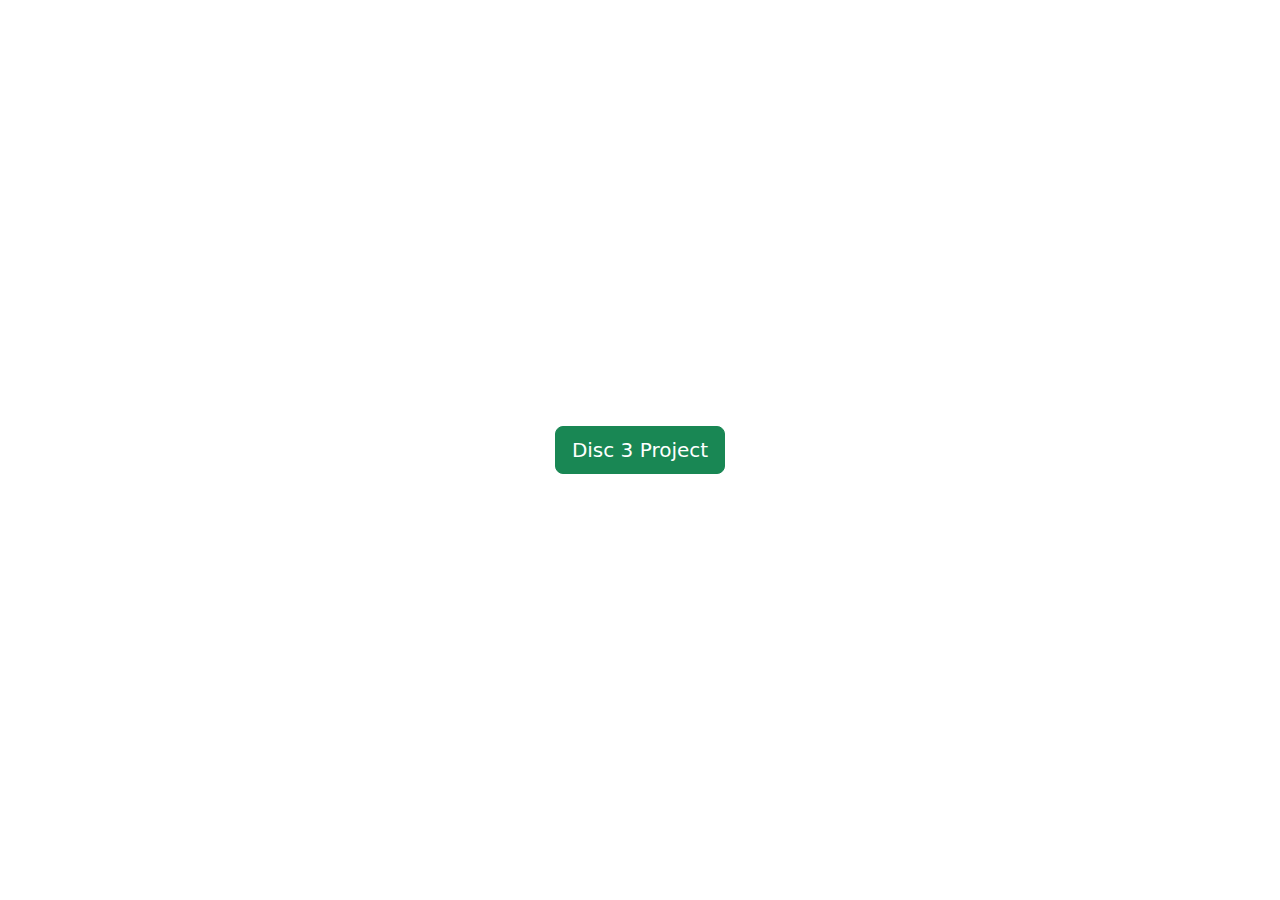
<file: index.html>
<!DOCTYPE html>
<html lang="en">
<head>
    <meta charset="UTF-8">
    <meta name="viewport" content="width=device-width, initial-scale=1.0">
    <title>Harry Potter - 1</title>

    <link rel="stylesheet" href="dis_3_project/util.css">

    <link href="https://cdn.jsdelivr.net/npm/bootstrap@5.3.3/dist/css/bootstrap.min.css" rel="stylesheet" integrity="sha384-QWTKZyjpPEjISv5WaRU9OFeRpok6YctnYmDr5pNlyT2bRjXh0JMhjY6hW+ALEwIH" crossorigin="anonymous">
    <script defer src="https://cdn.jsdelivr.net/npm/bootstrap@5.3.3/dist/js/bootstrap.bundle.min.js" integrity="sha384-YvpcrYf0tY3lHB60NNkmXc5s9fDVZLESaAA55NDzOxhy9GkcIdslK1eN7N6jIeHz" crossorigin="anonymous"></script>

</head>


<body>
    <div class="vh-100 df jcc aic">
        <a href="dis_3_project/index.html" class="btn btn-lg btn-success">Disc 3 Project</a>
    </div>
</body>
</file>
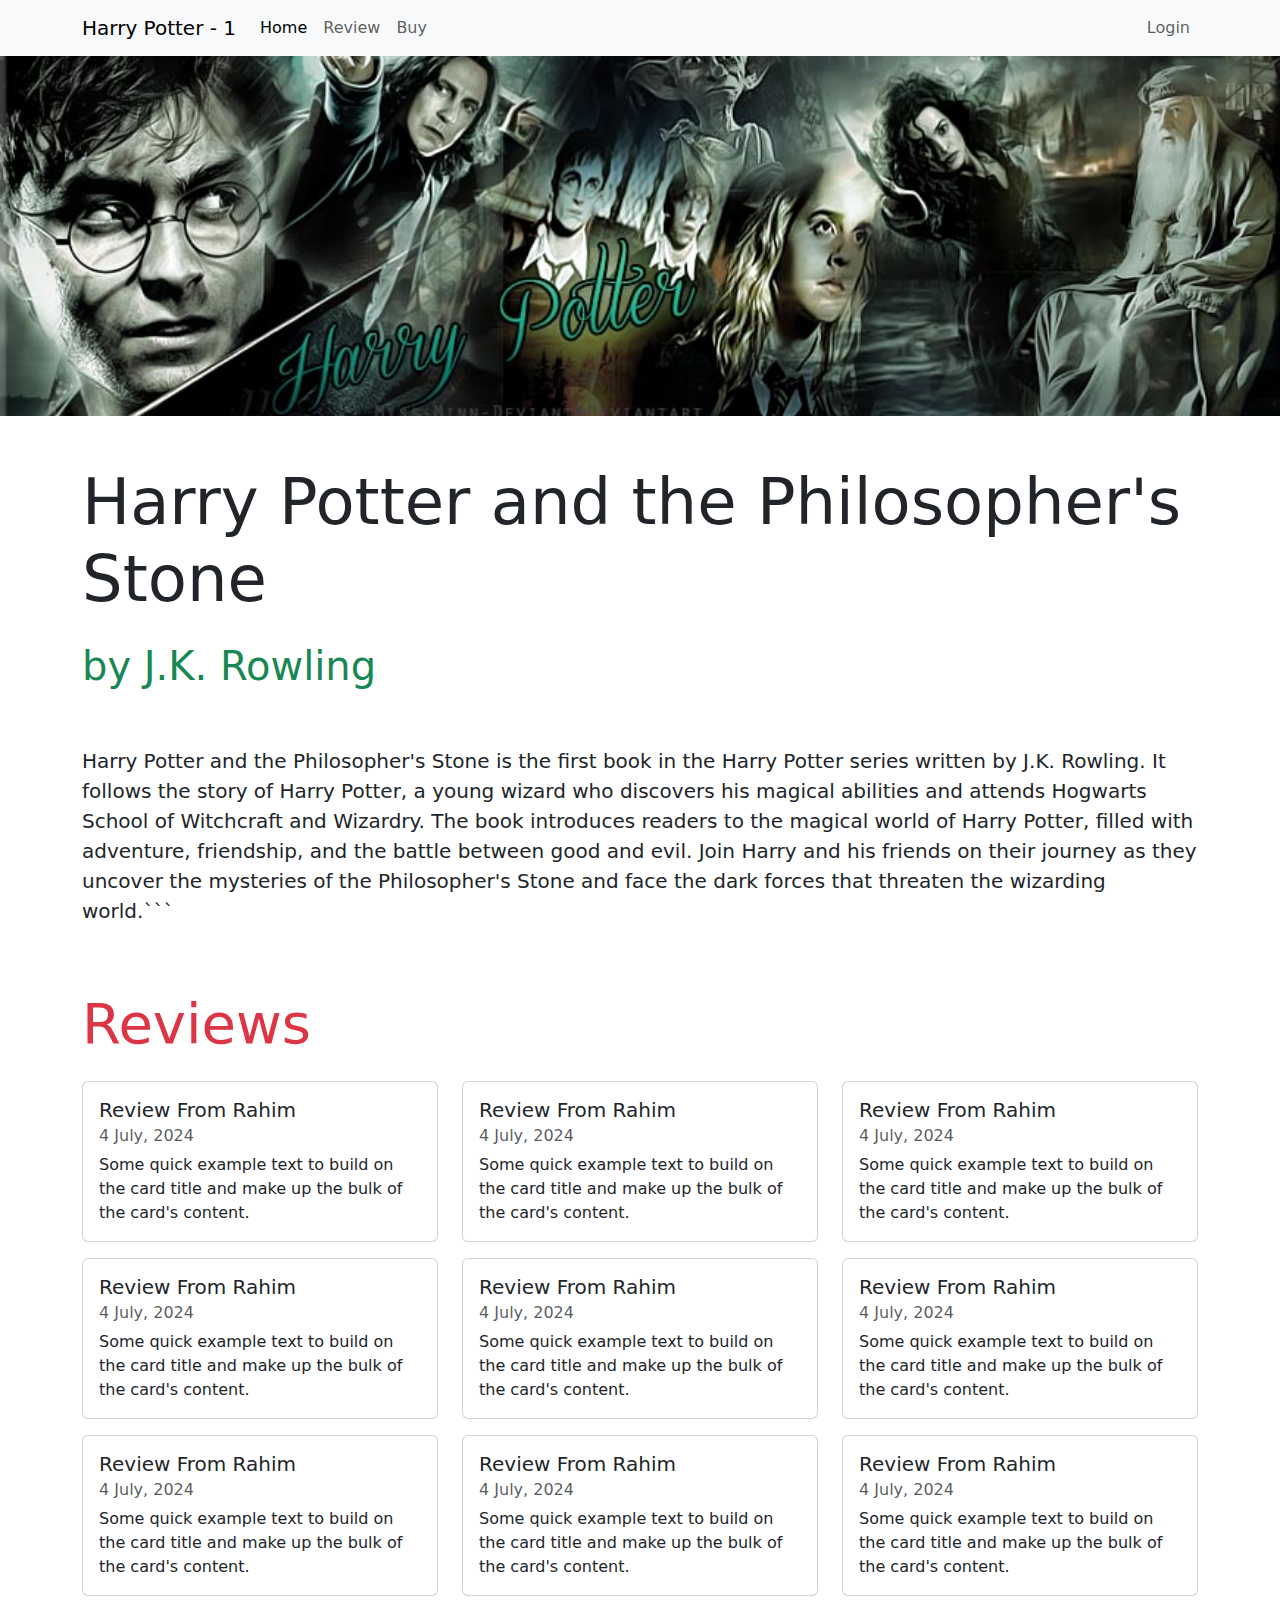
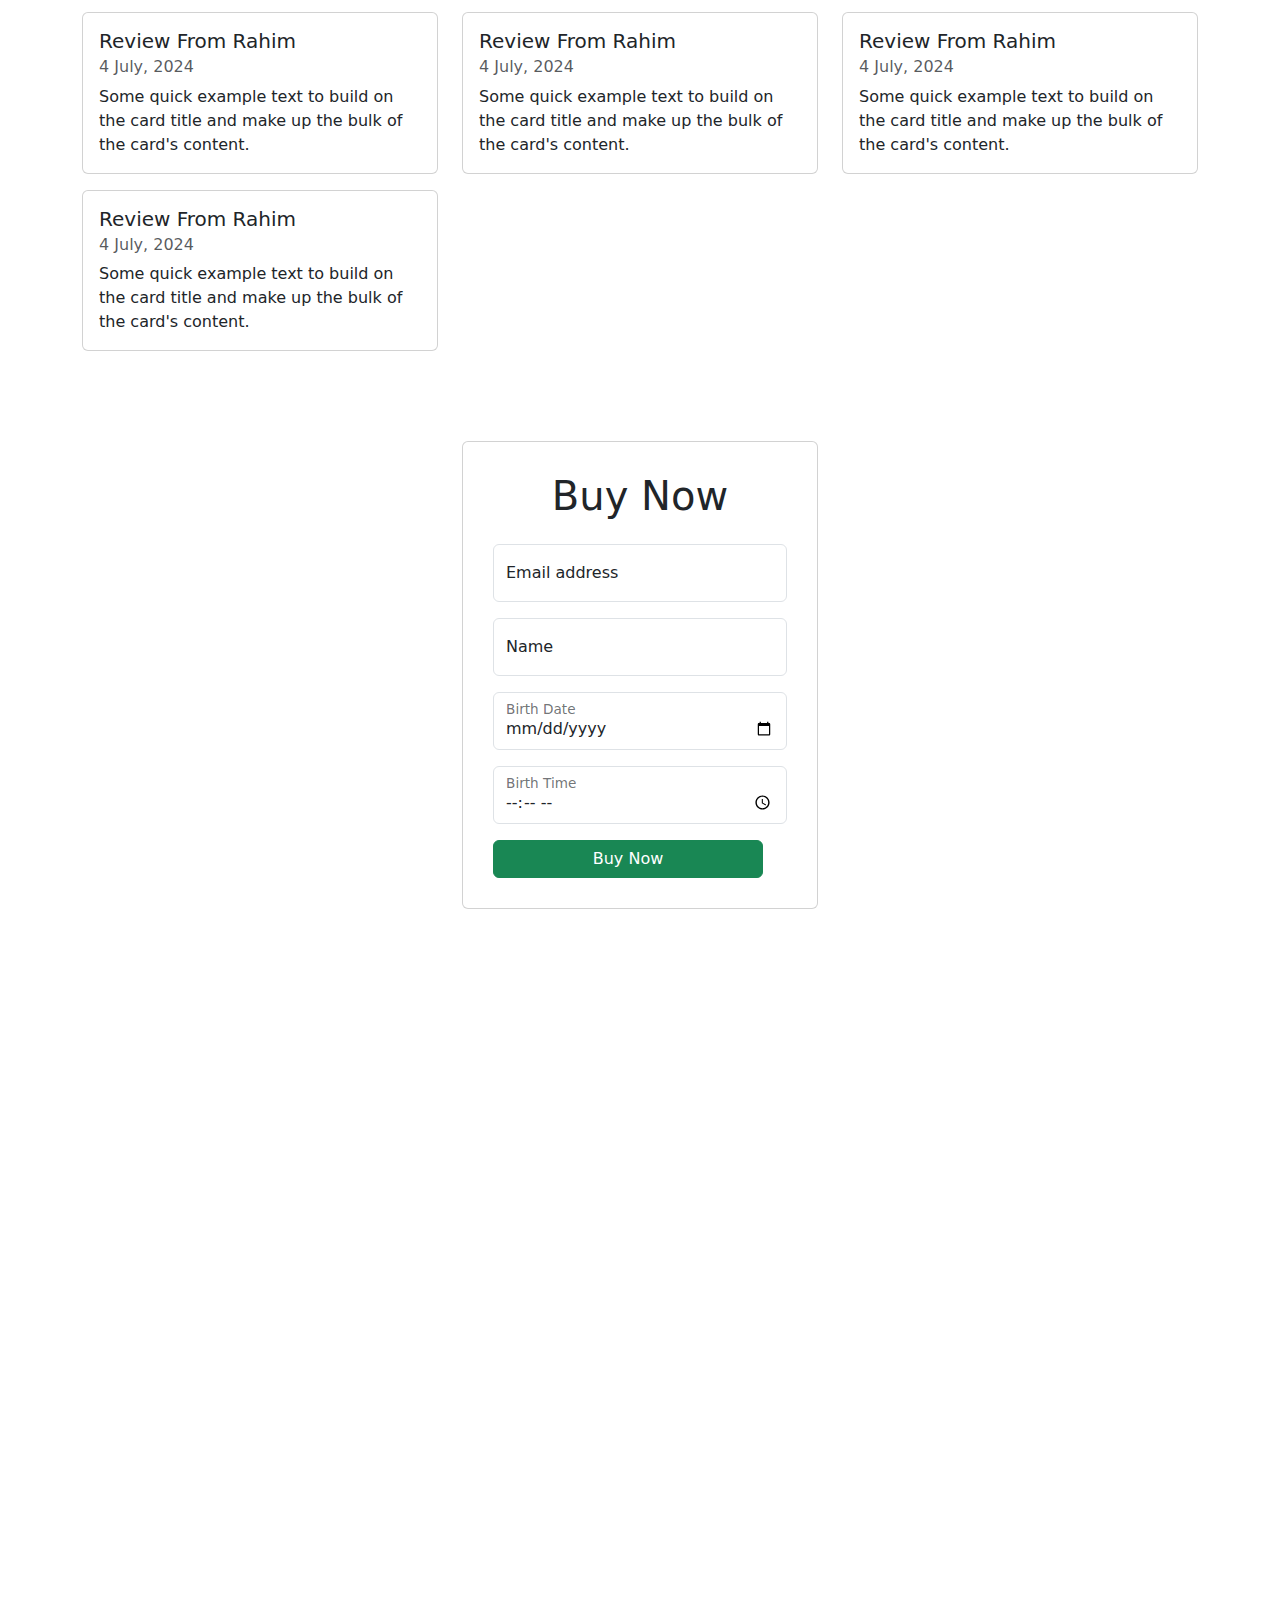
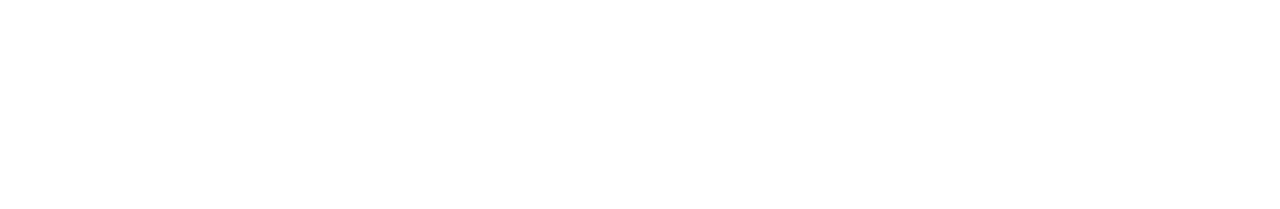
<file: dis_3_project/index.html>
<!DOCTYPE html>
<html lang="en">
<head>
    <meta charset="UTF-8">
    <meta name="viewport" content="width=device-width, initial-scale=1.0">
    <title>Harry Potter - 1</title>

    <link rel="stylesheet" href="util.css">

    <link href="https://cdn.jsdelivr.net/npm/bootstrap@5.3.3/dist/css/bootstrap.min.css" rel="stylesheet" integrity="sha384-QWTKZyjpPEjISv5WaRU9OFeRpok6YctnYmDr5pNlyT2bRjXh0JMhjY6hW+ALEwIH" crossorigin="anonymous">
    <script defer src="https://cdn.jsdelivr.net/npm/bootstrap@5.3.3/dist/js/bootstrap.bundle.min.js" integrity="sha384-YvpcrYf0tY3lHB60NNkmXc5s9fDVZLESaAA55NDzOxhy9GkcIdslK1eN7N6jIeHz" crossorigin="anonymous"></script>

</head>
<body>
    
    <nav class="navbar navbar-expand-lg bg-body-tertiary">
        <div class="container">
          <a class="navbar-brand" href="#">Harry Potter - 1</a>
          <button class="navbar-toggler" type="button" data-bs-toggle="collapse" data-bs-target="#navbarSupportedContent" aria-controls="navbarSupportedContent" aria-expanded="false" aria-label="Toggle navigation">
            <span class="navbar-toggler-icon"></span>
          </button>
          <div class="collapse navbar-collapse" id="navbarSupportedContent">
            <ul class="navbar-nav me-auto mb-2 mb-lg-0">
              <li class="nav-item">
                <a class="nav-link active" aria-current="page" href="#">Home</a>
              </li>
              <li class="nav-item">
                <a class="nav-link" href="#Review">Review</a>
              </li>
              <li class="nav-item">
                <a class="nav-link">Buy</a>
              </li>
            </ul>

            <ul class="navbar-nav ms-auto mb-2 mb-lg-0">
                <li class="nav-item">
                    <a class="nav-link" href="#">Login</a>
                </li>
            </ul>   
            
          </div>
        </div>
      </nav>

      <div class="container-fluid">
        <div class="row banner_row">
            <div class="col-12">
            </div>
        </div>
      </div>

      <div class="container">
        <div class="row">
            <div class="col-12 mt-5">
                <h1 class="display-3">
                    Harry Potter and the Philosopher's Stone
                </h1>
            </div>
        </div>
        <div class="row mt-3">
            <div class="col-12">
                <h1 class="display-6 text-success">
                    by J.K. Rowling
                </h1>
            </div>
        </div>

        <div class="row mt-5">
            <div class="col-12">
                <p class="lead">
                    Harry Potter and the Philosopher's Stone is the first book in the Harry Potter series written by J.K. Rowling. It follows the story of Harry Potter, a young wizard who discovers his magical abilities and attends Hogwarts School of Witchcraft and Wizardry. The book introduces readers to the magical world of Harry Potter, filled with adventure, friendship, and the battle between good and evil. Join Harry and his friends on their journey as they uncover the mysteries of the Philosopher's Stone and face the dark forces that threaten the wizarding world.```
                </p>
            </div>
        </div>
      </div>


      <div class="container mt-5" id="Review">
        <div class="row">
            <div class="col-12">
                <h1 class="display-4 text-danger">
                    Reviews
                </h1>
            </div>
        </div>
        <div class="row">
            <div class="col-md-4 mt-3">
                <div class="card">
                    <div class="card-body">
                      <h5 class="card-title">Review From Rahim</h5>
                      <h6 class="card-subtitle mb-2 text-body-secondary">4 July, 2024</h6>
                      <p class="card-text">Some quick example text to build on the card title and make up the bulk of the card's content.</p>
                    </div>
                  </div>
            </div>
            <div class="col-md-4 mt-3">
                <div class="card">
                    <div class="card-body">
                      <h5 class="card-title">Review From Rahim</h5>
                      <h6 class="card-subtitle mb-2 text-body-secondary">4 July, 2024</h6>
                      <p class="card-text">Some quick example text to build on the card title and make up the bulk of the card's content.</p>
                    </div>
                  </div>
            </div>
            <div class="col-md-4 mt-3">
                <div class="card">
                    <div class="card-body">
                      <h5 class="card-title">Review From Rahim</h5>
                      <h6 class="card-subtitle mb-2 text-body-secondary">4 July, 2024</h6>
                      <p class="card-text">Some quick example text to build on the card title and make up the bulk of the card's content.</p>
                    </div>
                  </div>
            </div>
            <div class="col-md-4 mt-3">
                <div class="card">
                    <div class="card-body">
                      <h5 class="card-title">Review From Rahim</h5>
                      <h6 class="card-subtitle mb-2 text-body-secondary">4 July, 2024</h6>
                      <p class="card-text">Some quick example text to build on the card title and make up the bulk of the card's content.</p>
                    </div>
                  </div>
            </div>
            <div class="col-md-4 mt-3">
                <div class="card">
                    <div class="card-body">
                      <h5 class="card-title">Review From Rahim</h5>
                      <h6 class="card-subtitle mb-2 text-body-secondary">4 July, 2024</h6>
                      <p class="card-text">Some quick example text to build on the card title and make up the bulk of the card's content.</p>
                    </div>
                  </div>
            </div>
            <div class="col-md-4 mt-3">
                <div class="card">
                    <div class="card-body">
                      <h5 class="card-title">Review From Rahim</h5>
                      <h6 class="card-subtitle mb-2 text-body-secondary">4 July, 2024</h6>
                      <p class="card-text">Some quick example text to build on the card title and make up the bulk of the card's content.</p>
                    </div>
                  </div>
            </div>
            <div class="col-md-4 mt-3">
                <div class="card">
                    <div class="card-body">
                      <h5 class="card-title">Review From Rahim</h5>
                      <h6 class="card-subtitle mb-2 text-body-secondary">4 July, 2024</h6>
                      <p class="card-text">Some quick example text to build on the card title and make up the bulk of the card's content.</p>
                    </div>
                  </div>
            </div>
            <div class="col-md-4 mt-3">
                <div class="card">
                    <div class="card-body">
                      <h5 class="card-title">Review From Rahim</h5>
                      <h6 class="card-subtitle mb-2 text-body-secondary">4 July, 2024</h6>
                      <p class="card-text">Some quick example text to build on the card title and make up the bulk of the card's content.</p>
                    </div>
                  </div>
            </div>
            <div class="col-md-4 mt-3">
                <div class="card">
                    <div class="card-body">
                      <h5 class="card-title">Review From Rahim</h5>
                      <h6 class="card-subtitle mb-2 text-body-secondary">4 July, 2024</h6>
                      <p class="card-text">Some quick example text to build on the card title and make up the bulk of the card's content.</p>
                    </div>
                  </div>
            </div>
            <div class="col-md-4 mt-3">
                <div class="card">
                    <div class="card-body">
                      <h5 class="card-title">Review From Rahim</h5>
                      <h6 class="card-subtitle mb-2 text-body-secondary">4 July, 2024</h6>
                      <p class="card-text">Some quick example text to build on the card title and make up the bulk of the card's content.</p>
                    </div>
                  </div>
            </div>
            <div class="col-md-4 mt-3">
                <div class="card">
                    <div class="card-body">
                      <h5 class="card-title">Review From Rahim</h5>
                      <h6 class="card-subtitle mb-2 text-body-secondary">4 July, 2024</h6>
                      <p class="card-text">Some quick example text to build on the card title and make up the bulk of the card's content.</p>
                    </div>
                  </div>
            </div>
            <div class="col-md-4 mt-3">
                <div class="card">
                    <div class="card-body">
                      <h5 class="card-title">Review From Rahim</h5>
                      <h6 class="card-subtitle mb-2 text-body-secondary">4 July, 2024</h6>
                      <p class="card-text">Some quick example text to build on the card title and make up the bulk of the card's content.</p>
                    </div>
                  </div>
            </div>
            <div class="col-md-4 mt-3">
                <div class="card">
                    <div class="card-body">
                      <h5 class="card-title">Review From Rahim</h5>
                      <h6 class="card-subtitle mb-2 text-body-secondary">4 July, 2024</h6>
                      <p class="card-text">Some quick example text to build on the card title and make up the bulk of the card's content.</p>
                    </div>
                  </div>
            </div>
        </div>
      </div>


      <div class="container">
        <div class="row">
            <div class="col-md-4 offset-md-4">
                <div class="card buy-card">
                    <form action="#">
                        <div class="row">
                            <div class="col-12 mb-3">
                                <h1 class="display-6 text-center">
                                    Buy Now
                                </h1>
                            </div>
                        </div>
                        <div class="row">
                            <div class="col-12">
                                <div class="form-floating mb-3">
                                    <input type="email" class="form-control" id="floatingInput" placeholder="name@example.com">
                                    <label for="floatingInput">Email address</label>
                                  </div>
                                  <div class="form-floating mb-3">
                                    <input type="text" class="form-control" id="floatingPassword" placeholder="Password">
                                    <label for="floatingPassword">Name</label>
                                  </div>
                                  <div class="form-floating mb-3">
                                    <input type="date" class="form-control" id="floatingPassword" placeholder="Password">
                                    <label for="floatingPassword">Birth Date</label>
                                  </div>
                                  <div class="form-floating mb-3">
                                    <input type="time" class="form-control" id="floatingPassword" placeholder="Password">
                                    <label for="floatingPassword">Birth Time</label>
                                  </div>
                            </div>
                            <div class="row">
                                <div class="col-12">
                                    <button type="submit" class="btn btn-success w-100">Buy Now</button>
                                </div>
                            </div>
                        </div>
                    </form>
                </div>
            </div>
        </div>
      </div>


      <div class="vh-100"></div>


</body>
</html>
</file>
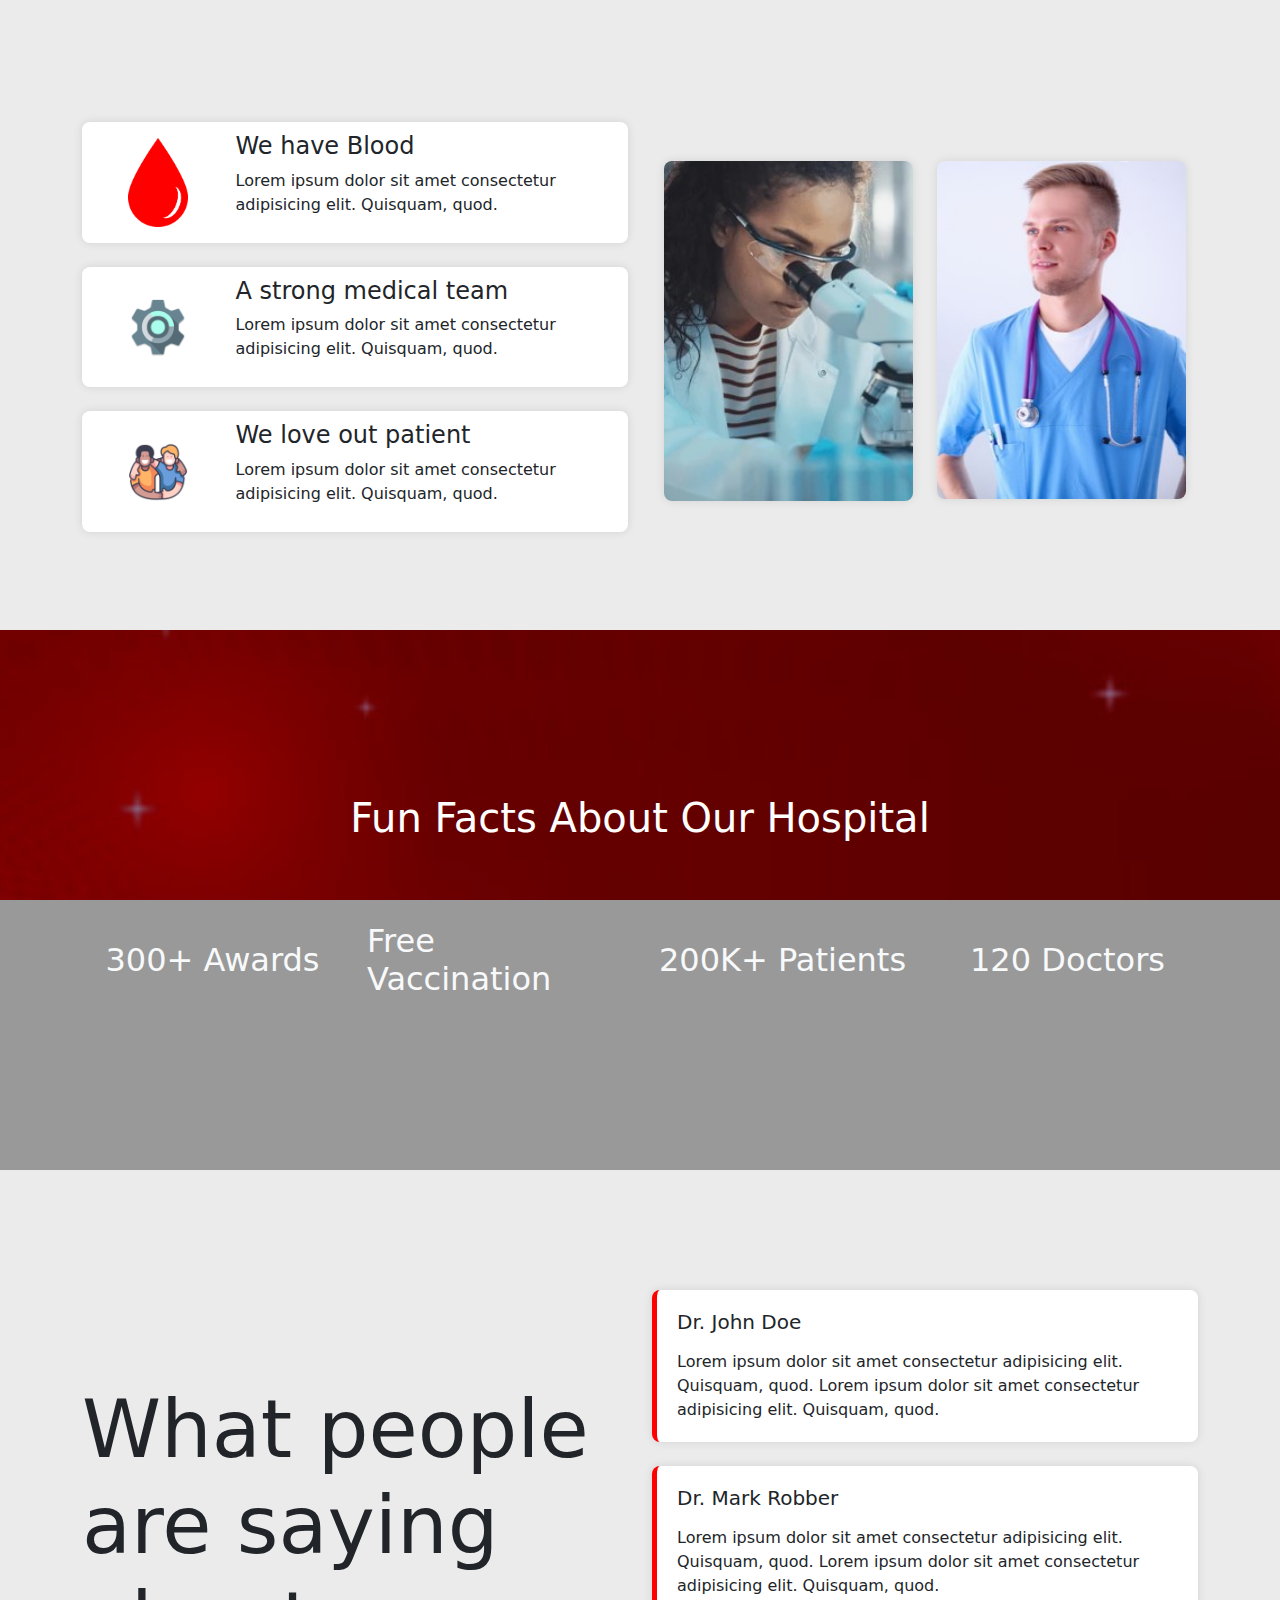
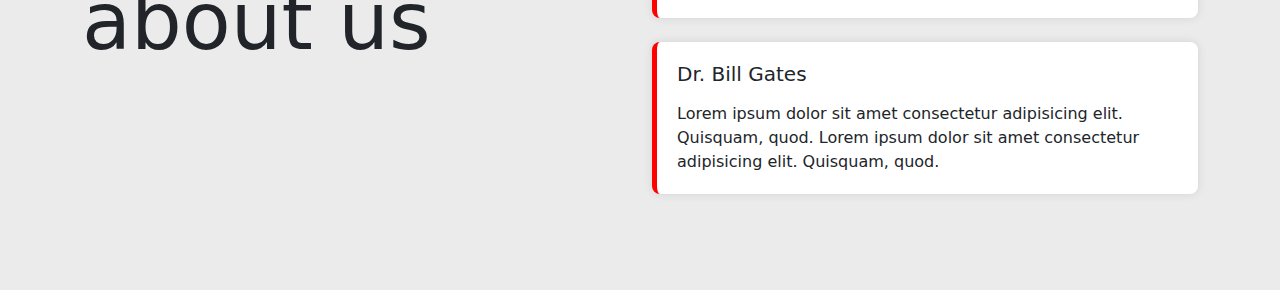
<file: ds_3_hw/index.html>
<!DOCTYPE html>
<html lang="en">
<head>
    <meta charset="UTF-8">
    <meta name="viewport" content="width=device-width, initial-scale=1.0">
    <title>Harry Potter - 1</title>

    <link rel="stylesheet" href="../util.css">
    <link rel="stylesheet" href="style.css">

    <link href="https://cdn.jsdelivr.net/npm/bootstrap@5.3.3/dist/css/bootstrap.min.css" rel="stylesheet" integrity="sha384-QWTKZyjpPEjISv5WaRU9OFeRpok6YctnYmDr5pNlyT2bRjXh0JMhjY6hW+ALEwIH" crossorigin="anonymous">
    <script defer src="https://cdn.jsdelivr.net/npm/bootstrap@5.3.3/dist/js/bootstrap.bundle.min.js" integrity="sha384-YvpcrYf0tY3lHB60NNkmXc5s9fDVZLESaAA55NDzOxhy9GkcIdslK1eN7N6jIeHz" crossorigin="anonymous"></script>


    <link rel="stylesheet" href="https://unicons.iconscout.com/release/v4.0.8/css/line.css">

</head>
<body>

    <div class="vh-70 bg-ash df aic">
        <div class="container">
            <div class="row">
                <div class="col-md-6 df aic">
                    <div class="container">
                        <div class="row hero-row mt-4">
                            <div class="col-3 df jcc aic">
                                <img src="rsx/blood.webp" alt="" class="icon-img">
                            </div>
                            <div class="col-9">
                                <h4>We have Blood</h4>
                                <p>
                                    Lorem ipsum dolor sit amet consectetur adipisicing elit. Quisquam, quod.
                                </p>
                            </div>
                        </div>
                        <div class="row hero-row mt-4">
                            <div class="col-3 df jcc aic">
                                <img src="rsx/team.png" alt="" class="icon-img">
                            </div>
                            <div class="col-9">
                                <h4>A strong medical team</h4>
                                <p>
                                    Lorem ipsum dolor sit amet consectetur adipisicing elit. Quisquam, quod.
                                </p>
                            </div>
                        </div>
                        <div class="row hero-row mt-4">
                            <div class="col-3 df jcc aic">
                                <img src="rsx/frind.png" alt="" class="icon-img">
                            </div>
                            <div class="col-9">
                                <h4>We love out patient</h4>
                                <p>
                                    Lorem ipsum dolor sit amet consectetur adipisicing elit. Quisquam, quod.
                                </p>
                            </div>
                        </div>
                    </div>
                </div>
                <div class="col-md-6 df jcc aic">
                    <div class="container">
                        <div class="row mt-5 mb-3">
                            <div class="col-6">
                                <img src="rsx/doc-1.jpg" alt="" class="doc-image">
                            </div>
                            <div class="col-6">
                                <img src="rsx/doc-2.jpg" alt="" class="doc-image">

                            </div>
                        </div>
                    </div>
                </div>
            </div>
        </div>
    </div>

    <div class="vh-60 bg-red">
        <div class="cover df aic">
            <div class="container">
                <div class="row">
                    <div class="col-12">
                        <h1 class="fs-1 text-white text-center">
                            Fun Facts About Our Hospital
                        </h1>
                    </div>
                </div>
                <div class="row mt-5">
                    <div class="col-md-3 mt-3 df jcc aic dfc">
                        <h1 class="display-1 text-light"><i class="uil uil-trophy"></i></h1>
                        <h1 class="fs-2 text-light">300+ Awards</h1>
                    </div>
                    <div class="col-md-3 mt-3 df jcc aic dfc">
                        <h1 class="display-1 text-light"><i class="uil uil-syringe"></i></h1>
                        <h1 class="fs-2 text-light">Free Vaccination</h1>
                    </div>
                    <div class="col-md-3 mt-3 df jcc aic dfc">
                        <h1 class="display-1 text-light"><i class="uil uil-shield-plus"></i></h1>
                        <h1 class="fs-2 text-light">200K+ Patients</h1>
                    </div>
                    <div class="col-md-3 mt-3 df jcc aic dfc">
                        <h1 class="display-1 text-light"><i class="uil uil-user-md"></i></h1>
                        <h1 class="fs-2 text-light">120 Doctors</h1>
                    </div>
                </div>
            </div>
        </div>
    </div>

    <div class="vh-80 bg-ash df jcc aic">
        <div class="container">
            <div class="row">
                <div class="col-md-6 df aic">
                    <h1 class="display-1">
                        What people are saying about us
                    </h1>
                </div>
                <div class="col-md-6">
                    <div class="row">
                        <div class="col-12">
                            <div class="hero-row2 left-border mt-4">
                                <div class="card-body">
                                    <h5 class="card-title">Dr. John Doe</h5>
                                    <p class="card-text mt-3">
                                        Lorem ipsum dolor sit amet consectetur adipisicing elit. Quisquam, quod. Lorem ipsum dolor sit amet consectetur adipisicing elit. Quisquam, quod.
                                    </p>
                                </div>
                            </div>
                            <div class="hero-row2 left-border mt-4">
                                <div class="card-body">
                                    <h5 class="card-title">Dr. Mark Robber</h5>
                                    <p class="card-text mt-3">
                                        Lorem ipsum dolor sit amet consectetur adipisicing elit. Quisquam, quod. Lorem ipsum dolor sit amet consectetur adipisicing elit. Quisquam, quod.
                                    </p>
                                </div>
                            </div>
                            <div class="hero-row2 left-border mt-4">
                                <div class="card-body">
                                    <h5 class="card-title">Dr. Bill Gates</h5>
                                    <p class="card-text mt-3">
                                        Lorem ipsum dolor sit amet consectetur adipisicing elit. Quisquam, quod. Lorem ipsum dolor sit amet consectetur adipisicing elit. Quisquam, quod.
                                    </p>
                                </div>
                            </div>
                        </div>
                    </div>
                </div>
            </div>
        </div>
    </div>
</body>
</file>
<file: dis_3_project/util.css>
/* Flex */
.df {display: flex;}
.dfc {flex-direction: column;}
.dfr {flex-direction: row;}
.jcfs {justify-content: flex-start;}
.jcc {justify-content: center;}
.jcfe {justify-content: flex-end;}
.jcsb {justify-content: space-between;}
.jcsa {justify-content: space-around;}
.aifs {align-items: flex-start;}
.aic {align-items: center;}
.aife {align-items: flex-end;}
.aist {align-items: stretch;}
.aib {align-items: baseline;}
.asfs {align-self: flex-start;}
.asc {align-self: center;}
.asfe {align-self: flex-end;}
.asfs {align-self: stretch;}
.asb {align-self: baseline;}
.fw {flex-wrap: wrap;}
.fwn {flex-wrap: nowrap;}
.fwr {flex-wrap: reverse;}
.fws {flex-wrap: wrap-reverse;}

/* Grid */
.gtc {grid-template-columns: repeat(auto-fill, minmax(100px, 1fr));}

/* Heights */
.vh-100 {min-height: 100vh;}
.vh-95 {min-height: 95vh;}
.vh-90 {min-height: 90vh;}
.vh-85 {min-height: 85vh;}
.vh-80 {min-height: 80vh;}
.vh-75 {min-height: 75vh;}
.vh-70 {min-height: 70vh;}
.vh-65 {min-height: 65vh;}
.vh-60 {min-height: 60vh;}
.vh-55 {min-height: 55vh;}
.vh-50 {min-height: 50vh;}
.vh-45 {min-height: 45vh;}
.vh-40 {min-height: 40vh;}
.vh-35 {min-height: 35vh;}
.vh-30 {min-height: 30vh;}
.vh-25 {min-height: 25vh;}
.vh-20 {min-height: 20vh;}
.vh-15 {min-height: 15vh;}
.vh-10 {min-height: 10vh;}
.vh-5 {min-height: 5vh;}

/* Widths */
.w100{width: 100%;}



.banner_row{
    height: 40vh;
    background-image: url('rsx/home_banner.jpg');
    background-size: cover;
    background-position: center;
    background-repeat: no-repeat;
}

.buy-card{
    padding: 30px;
    margin-top: 10vh;
}
</file>
<file: util.css>
/* Flex */
.df {display: flex;}
.dfc {flex-direction: column;}
.dfr {flex-direction: row;}
.jcfs {justify-content: flex-start;}
.jcc {justify-content: center;}
.jcfe {justify-content: flex-end;}
.jcsb {justify-content: space-between;}
.jcsa {justify-content: space-around;}
.aifs {align-items: flex-start;}
.aic {align-items: center;}
.aife {align-items: flex-end;}
.aist {align-items: stretch;}
.aib {align-items: baseline;}
.asfs {align-self: flex-start;}
.asc {align-self: center;}
.asfe {align-self: flex-end;}
.asfs {align-self: stretch;}
.asb {align-self: baseline;}
.fw {flex-wrap: wrap;}
.fwn {flex-wrap: nowrap;}
.fwr {flex-wrap: reverse;}
.fws {flex-wrap: wrap-reverse;}

/* Grid */
.gtc {grid-template-columns: repeat(auto-fill, minmax(100px, 1fr));}

/* Heights */
.vh-100 {min-height: 100vh;}
.vh-95 {min-height: 95vh;}
.vh-90 {min-height: 90vh;}
.vh-85 {min-height: 85vh;}
.vh-80 {min-height: 80vh;}
.vh-75 {min-height: 75vh;}
.vh-70 {min-height: 70vh;}
.vh-65 {min-height: 65vh;}
.vh-60 {min-height: 60vh;}
.vh-55 {min-height: 55vh;}
.vh-50 {min-height: 50vh;}
.vh-45 {min-height: 45vh;}
.vh-40 {min-height: 40vh;}
.vh-35 {min-height: 35vh;}
.vh-30 {min-height: 30vh;}
.vh-25 {min-height: 25vh;}
.vh-20 {min-height: 20vh;}
.vh-15 {min-height: 15vh;}
.vh-10 {min-height: 10vh;}
.vh-5 {min-height: 5vh;}

/* Widths */
.w100{width: 100%;}



.banner_row{
    height: 40vh;
    background-image: url('rsx/home_banner.jpg');
    background-size: cover;
    background-position: center;
    background-repeat: no-repeat;
}

.buy-card{
    padding: 30px;
    margin-top: 10vh;
}
</file>
<file: ds_3_hw/style.css>
.bg-ash{
    background-color: #ebebeb;
}


.doc-image{
    width: 100%;
    box-shadow: 0 0 10px 0 rgba(0, 0, 0, 0.1);
    border-radius: 8px;
}

.hero-row{
    background-color: white;
    padding: 10px;
    border-radius: 8px;
    box-shadow: 0 0 10px 0 rgba(0, 0, 0, 0.1);
    transition: all 0.3s ease;
}   

.hero-row:hover{
    box-shadow: 0 0 10px 0 rgba(0, 0, 0, 0.2);
    transform: scale(1.02);
    transition: all 0.3s ease;
}

.icon-img{
    width: 60px;
}

.bg-red{
    background-image: url('rsx/red-bg.jpg');
    background-size: cover;
    background-position: center;
    background-repeat: no-repeat;
    background-attachment: fixed;
}

.cover{
    background-color: rgba(0, 0, 0, 0.4);
    min-height: 60vh;
}

.left-border{
    border-left: 5px solid red;
}

.hero-row2{
    background-color: white;
    padding: 20px;
    border-radius: 8px;
    box-shadow: 0 0 10px 0 rgba(0, 0, 0, 0.1);
    transition: all 0.3s ease;
}   

.hero-row2:hover{
    box-shadow: 0 0 10px 0 rgba(0, 0, 0, 0.2);
    transform: scale(1.02);
    transition: all 0.3s ease;
}
</file>
